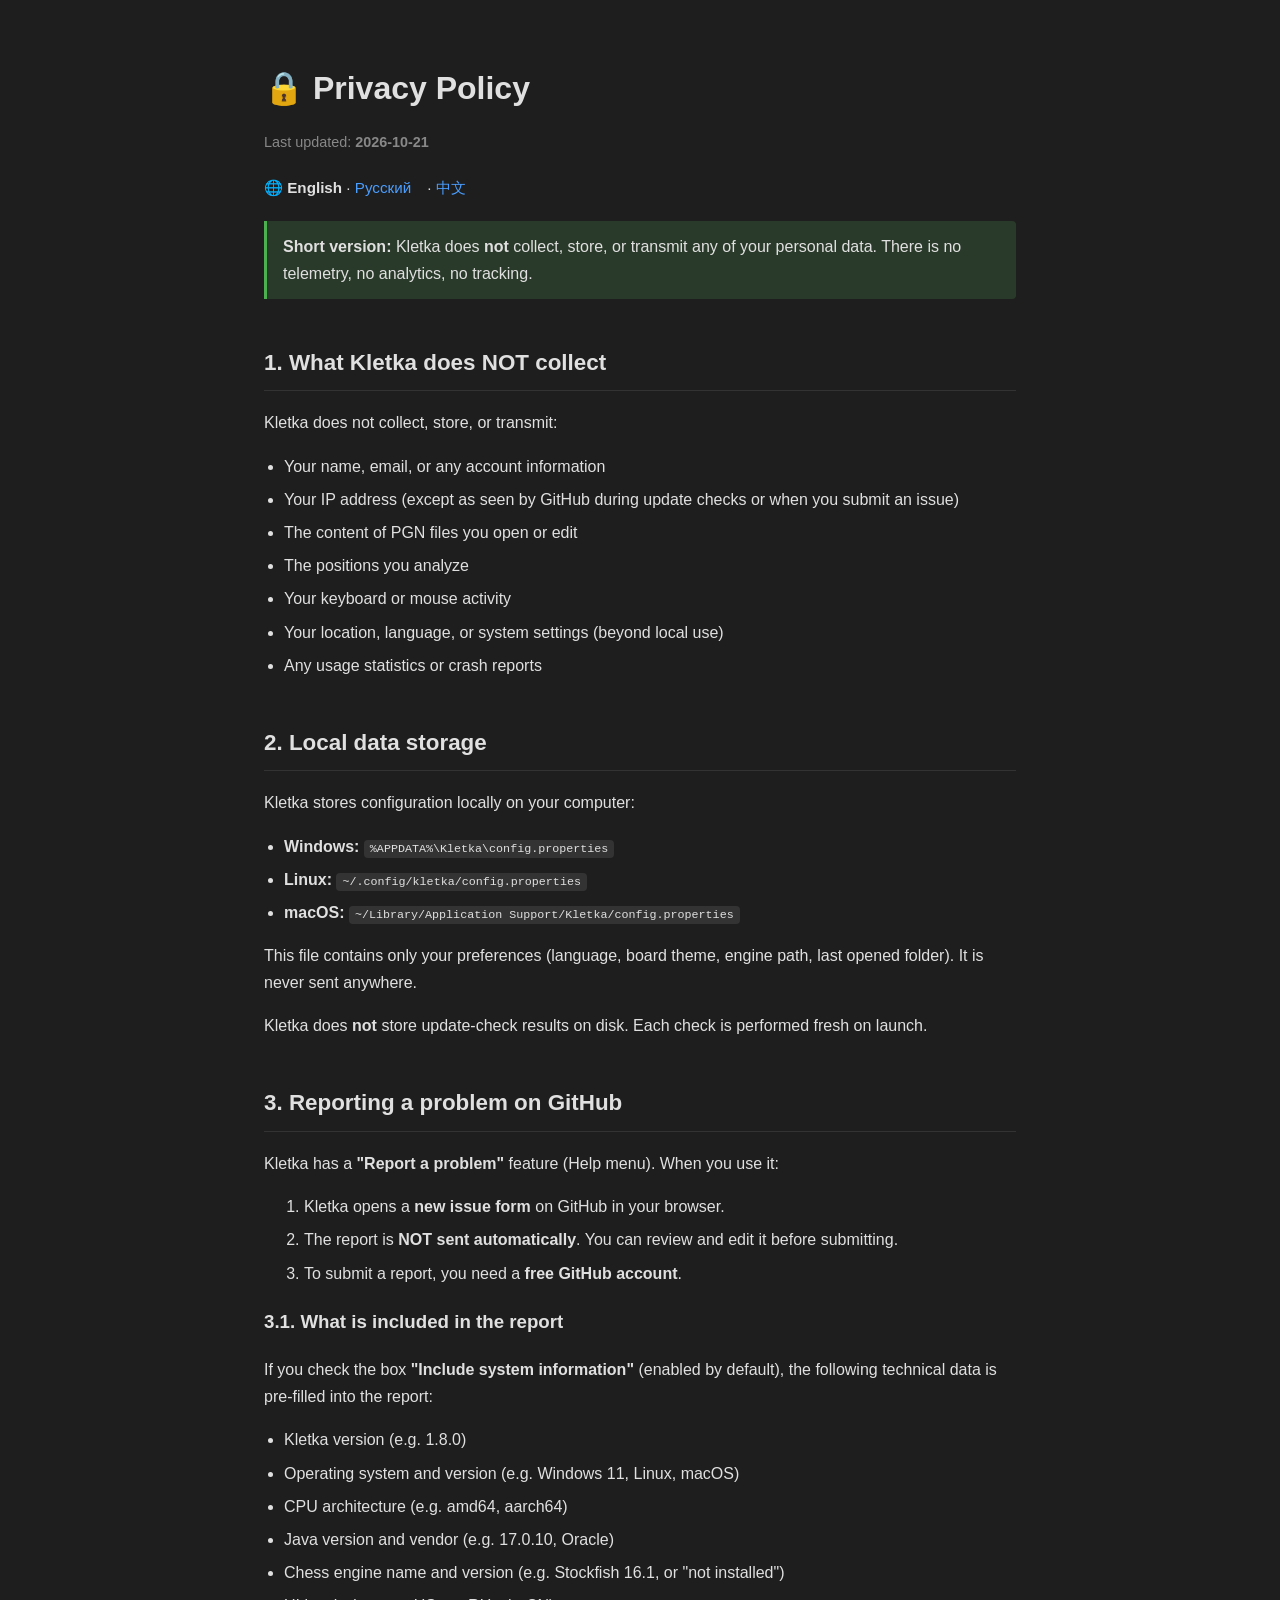
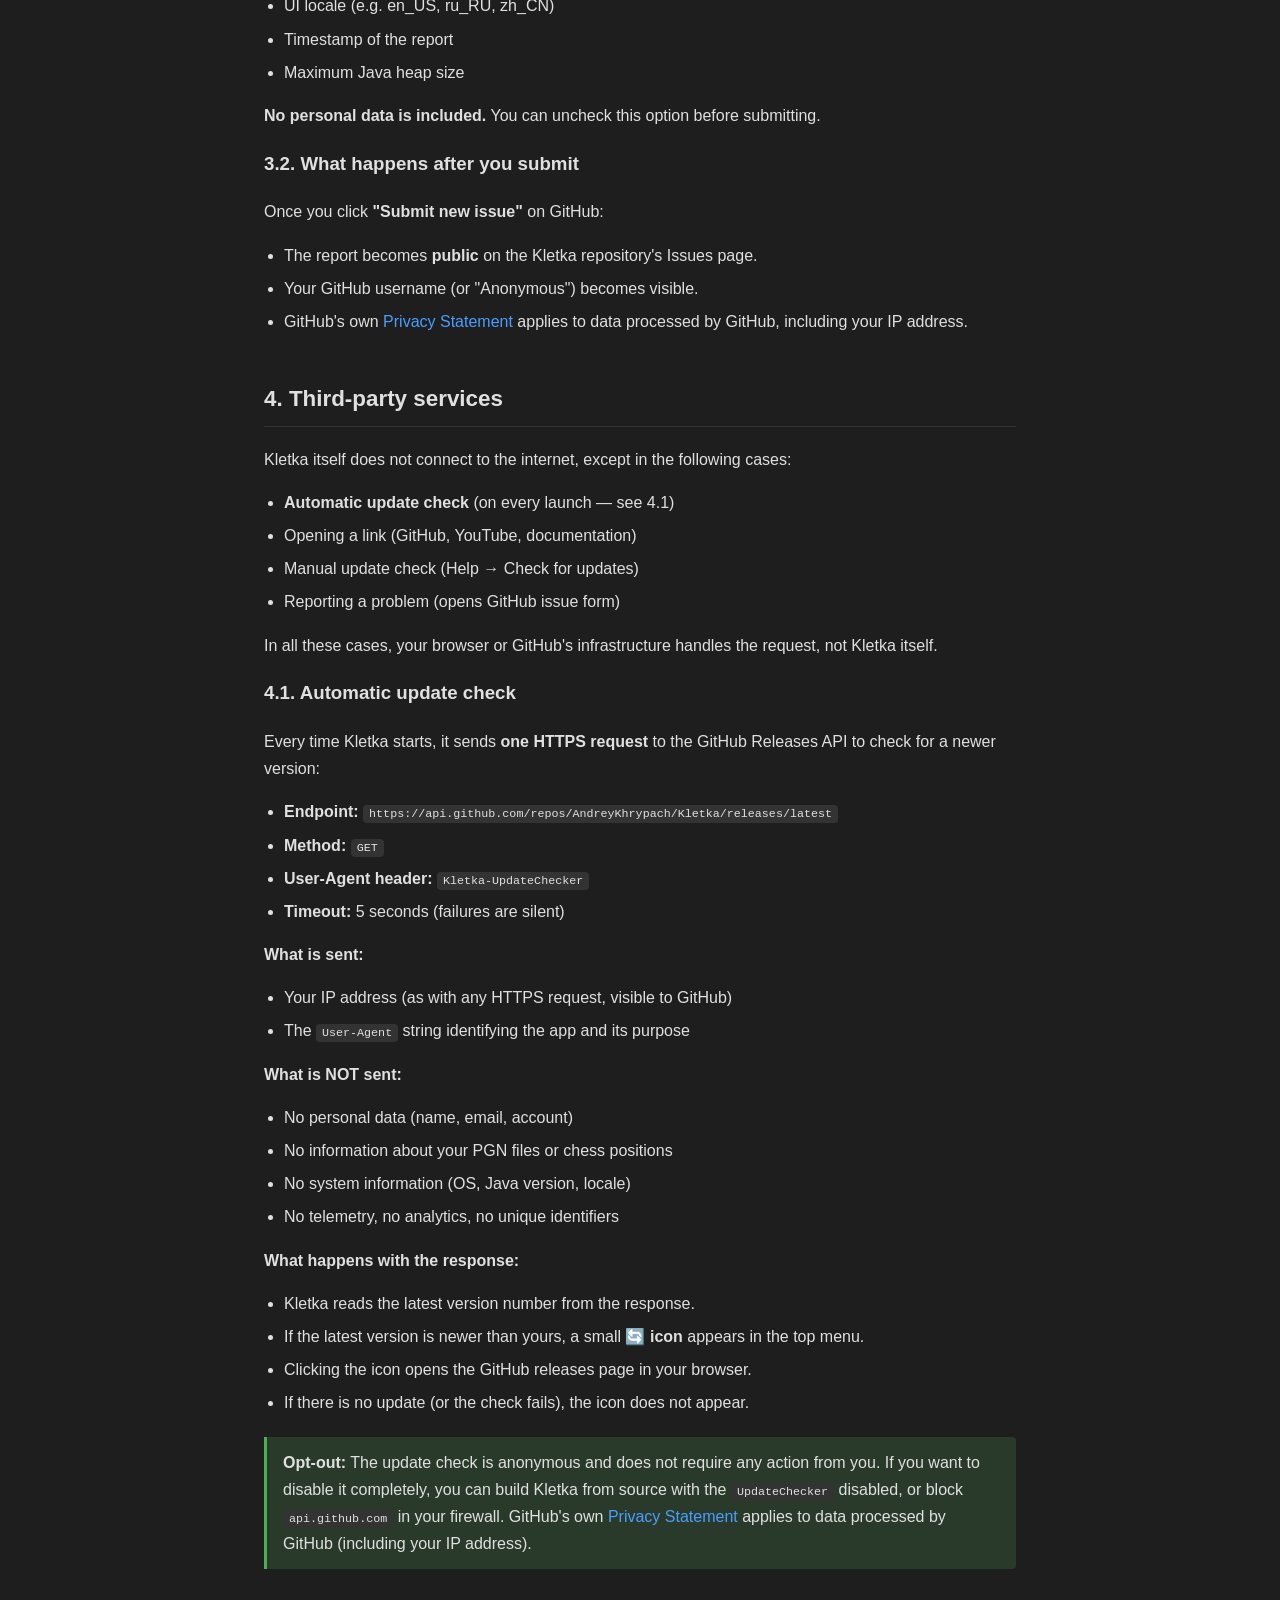
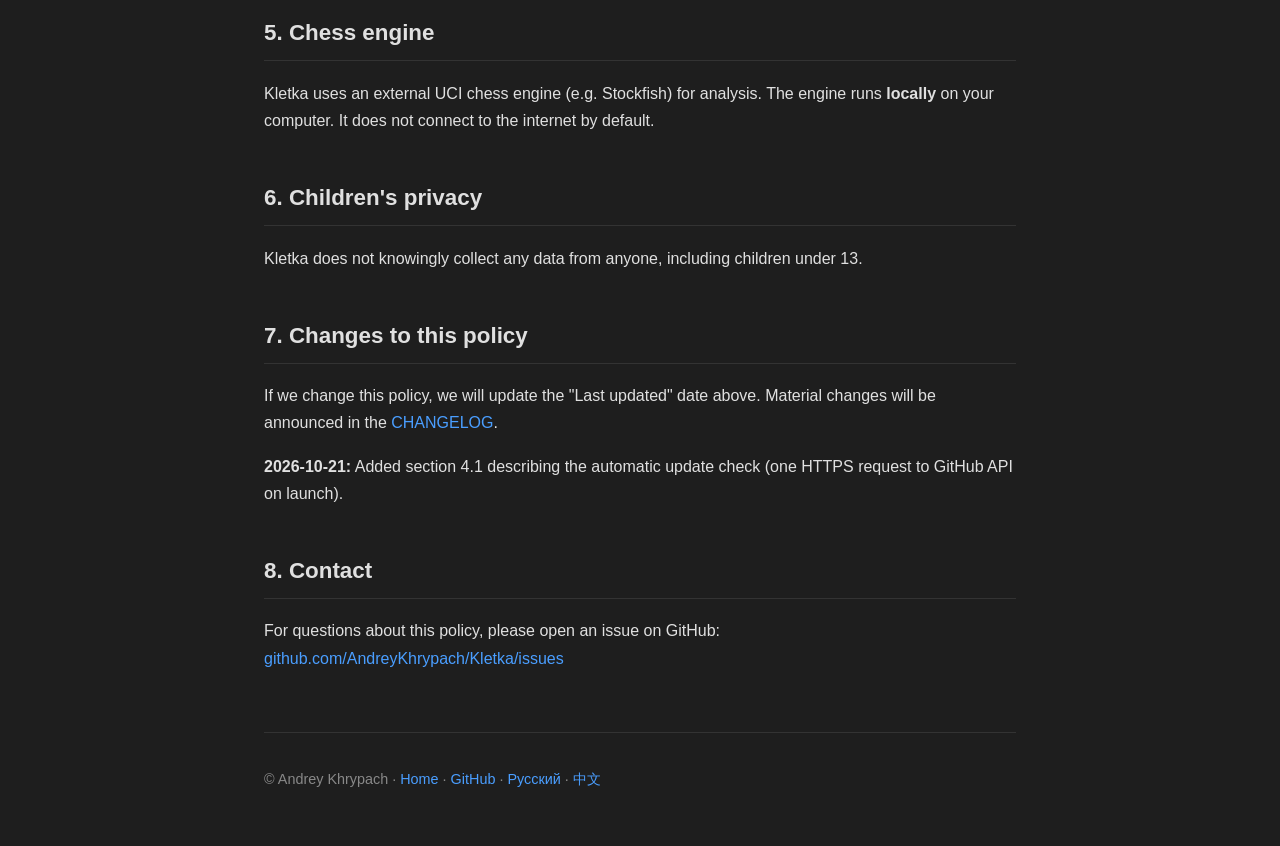
<file: privacy.html>
<!--
  ~ /*
  ~  * Copyright (c) 2025 Andrey Khrypach
  ~  *
  ~  * This program is free software: you can redistribute it and/or modify
  ~  * it under the terms of the GNU General Public License as published by
  ~  * the Free Software Foundation, either version 3 of the License, or
  ~  * (at your option) any later version.
  ~  *
  ~  * This program is distributed in the hope that it will be useful,
  ~  * but WITHOUT ANY WARRANTY; without even the implied warranty of
  ~  * MERCHANTABILITY or FITNESS FOR A PARTICULAR PURPOSE. See the
  ~  * GNU General Public License for more details.
  ~  *
  ~  * You should have received a copy of the GNU General Public License
  ~  * along with this program. If not, see <https://www.gnu.org/licenses/>.
  ~  */
  ~
  -->

<!DOCTYPE html>
<html lang="en">
<head>
    <meta charset="UTF-8">
    <meta name="viewport" content="width=device-width, initial-scale=1.0">
    <title>Privacy Policy — Kletka</title>
    <meta name="description" content="Kletka privacy policy — we do not collect personal data.">
    <link rel="canonical" href="https://andreykhrypach.github.io/Kletka/privacy.html">
    <link rel="alternate" hreflang="en" href="https://andreykhrypach.github.io/Kletka/privacy.html">
    <link rel="alternate" hreflang="ru" href="https://andreykhrypach.github.io/Kletka/privacy.ru.html">
    <link rel="alternate" hreflang="zh" href="https://andreykhrypach.github.io/Kletka/privacy.zh.html">

    <style>
        :root {
            --bg: #1e1e1e;
            --fg: #e0e0e0;
            --accent: #4a9eff;
            --muted: #888;
            --card: #2a2a2a;
        }
        * { box-sizing: border-box; }
        body {
            margin: 0;
            font-family: -apple-system, BlinkMacSystemFont, "Segoe UI", Roboto, sans-serif;
            background: var(--bg);
            color: var(--fg);
            line-height: 1.7;
        }
        .container {
            max-width: 800px;
            margin: 0 auto;
            padding: 40px 24px;
        }
        h1 { font-size: 2em; margin-bottom: 0.2em; }
        h2 { font-size: 1.4em; margin-top: 2em; border-bottom: 1px solid #333; padding-bottom: 8px; }
        a { color: var(--accent); text-decoration: none; }
        a:hover { text-decoration: underline; }
        .lang-switch { margin: 20px 0; font-size: 0.95em; }
        .lang-switch a { margin-right: 12px; }
        ul { padding-left: 20px; }
        li { margin: 6px 0; }
        code {
            background: #333;
            padding: 2px 6px;
            border-radius: 4px;
            font-size: 0.9em;
        }
        .updated { color: var(--muted); font-size: 0.9em; }
        .highlight {
            background: #2a3a2a;
            border-left: 3px solid #4caf50;
            padding: 12px 16px;
            margin: 20px 0;
            border-radius: 0 4px 4px 0;
        }
        footer { margin-top: 60px; padding-top: 20px; border-top: 1px solid #333; color: var(--muted); font-size: 0.9em; }
    </style>
</head>
<body>
<div class="container">

    <h1>🔒 Privacy Policy</h1>
    <p class="updated">Last updated: <strong>2026-10-21</strong></p>

    <div class="lang-switch">
        🌐 <strong>English</strong> ·
        <a href="privacy.ru.html">Русский</a> ·
        <a href="privacy.zh.html">中文</a>
    </div>

    <div class="highlight">
        <strong>Short version:</strong> Kletka does <strong>not</strong> collect, store, or transmit any of your personal data.
        There is no telemetry, no analytics, no tracking.
    </div>

    <h2>1. What Kletka does NOT collect</h2>
    <p>Kletka does not collect, store, or transmit:</p>
    <ul>
        <li>Your name, email, or any account information</li>
        <li>Your IP address (except as seen by GitHub during update checks or when you submit an issue)</li>
        <li>The content of PGN files you open or edit</li>
        <li>The positions you analyze</li>
        <li>Your keyboard or mouse activity</li>
        <li>Your location, language, or system settings (beyond local use)</li>
        <li>Any usage statistics or crash reports</li>
    </ul>

    <h2>2. Local data storage</h2>
    <p>Kletka stores configuration locally on your computer:</p>
    <ul>
        <li><strong>Windows:</strong> <code>%APPDATA%\Kletka\config.properties</code></li>
        <li><strong>Linux:</strong> <code>~/.config/kletka/config.properties</code></li>
        <li><strong>macOS:</strong> <code>~/Library/Application Support/Kletka/config.properties</code></li>
    </ul>
    <p>This file contains only your preferences (language, board theme, engine path, last opened folder).
        It is never sent anywhere.</p>

    <p>Kletka does <strong>not</strong> store update-check results on disk. Each check is performed fresh on launch.</p>

    <h2>3. Reporting a problem on GitHub</h2>
    <p>Kletka has a <strong>"Report a problem"</strong> feature (Help menu). When you use it:</p>
    <ol>
        <li>Kletka opens a <strong>new issue form</strong> on GitHub in your browser.</li>
        <li>The report is <strong>NOT sent automatically</strong>. You can review and edit it before submitting.</li>
        <li>To submit a report, you need a <strong>free GitHub account</strong>.</li>
    </ol>

    <h3>3.1. What is included in the report</h3>
    <p>If you check the box <strong>"Include system information"</strong> (enabled by default), the following
        technical data is pre-filled into the report:</p>
    <ul>
        <li>Kletka version (e.g. 1.8.0)</li>
        <li>Operating system and version (e.g. Windows 11, Linux, macOS)</li>
        <li>CPU architecture (e.g. amd64, aarch64)</li>
        <li>Java version and vendor (e.g. 17.0.10, Oracle)</li>
        <li>Chess engine name and version (e.g. Stockfish 16.1, or "not installed")</li>
        <li>UI locale (e.g. en_US, ru_RU, zh_CN)</li>
        <li>Timestamp of the report</li>
        <li>Maximum Java heap size</li>
    </ul>
    <p><strong>No personal data is included.</strong> You can uncheck this option before submitting.</p>

    <h3>3.2. What happens after you submit</h3>
    <p>Once you click <strong>"Submit new issue"</strong> on GitHub:</p>
    <ul>
        <li>The report becomes <strong>public</strong> on the Kletka repository's Issues page.</li>
        <li>Your GitHub username (or "Anonymous") becomes visible.</li>
        <li>GitHub's own <a href="https://docs.github.com/en/site-policy/privacy-policies/github-privacy-statement">Privacy Statement</a> applies to data processed by GitHub, including your IP address.</li>
    </ul>

    <h2>4. Third-party services</h2>
    <p>Kletka itself does not connect to the internet, except in the following cases:</p>
    <ul>
        <li><strong>Automatic update check</strong> (on every launch — see 4.1)</li>
        <li>Opening a link (GitHub, YouTube, documentation)</li>
        <li>Manual update check (Help → Check for updates)</li>
        <li>Reporting a problem (opens GitHub issue form)</li>
    </ul>
    <p>In all these cases, your browser or GitHub's infrastructure handles the request, not Kletka itself.</p>

    <h3>4.1. Automatic update check</h3>
    <p>Every time Kletka starts, it sends <strong>one HTTPS request</strong> to the GitHub Releases API to check for a newer version:</p>
    <ul>
        <li><strong>Endpoint:</strong> <code>https://api.github.com/repos/AndreyKhrypach/Kletka/releases/latest</code></li>
        <li><strong>Method:</strong> <code>GET</code></li>
        <li><strong>User-Agent header:</strong> <code>Kletka-UpdateChecker</code></li>
        <li><strong>Timeout:</strong> 5 seconds (failures are silent)</li>
    </ul>

    <p><strong>What is sent:</strong></p>
    <ul>
        <li>Your IP address (as with any HTTPS request, visible to GitHub)</li>
        <li>The <code>User-Agent</code> string identifying the app and its purpose</li>
    </ul>

    <p><strong>What is NOT sent:</strong></p>
    <ul>
        <li>No personal data (name, email, account)</li>
        <li>No information about your PGN files or chess positions</li>
        <li>No system information (OS, Java version, locale)</li>
        <li>No telemetry, no analytics, no unique identifiers</li>
    </ul>

    <p><strong>What happens with the response:</strong></p>
    <ul>
        <li>Kletka reads the latest version number from the response.</li>
        <li>If the latest version is newer than yours, a small <strong>🔄 icon</strong> appears in the top menu.</li>
        <li>Clicking the icon opens the GitHub releases page in your browser.</li>
        <li>If there is no update (or the check fails), the icon does not appear.</li>
    </ul>

    <div class="highlight">
        <strong>Opt-out:</strong> The update check is anonymous and does not require any action from you.
        If you want to disable it completely, you can build Kletka from source with the
        <code>UpdateChecker</code> disabled, or block <code>api.github.com</code> in your firewall.
        GitHub's own <a href="https://docs.github.com/en/site-policy/privacy-policies/github-privacy-statement">Privacy Statement</a>
        applies to data processed by GitHub (including your IP address).
    </div>

    <h2>5. Chess engine</h2>
    <p>Kletka uses an external UCI chess engine (e.g. Stockfish) for analysis.
        The engine runs <strong>locally</strong> on your computer. It does not connect to the internet by default.</p>

    <h2>6. Children's privacy</h2>
    <p>Kletka does not knowingly collect any data from anyone, including children under 13.</p>

    <h2>7. Changes to this policy</h2>
    <p>If we change this policy, we will update the "Last updated" date above.
        Material changes will be announced in the <a href="https://github.com/AndreyKhrypach/Kletka/blob/master/CHANGELOG.md">CHANGELOG</a>.</p>

    <p><strong>2026-10-21:</strong> Added section 4.1 describing the automatic update check
        (one HTTPS request to GitHub API on launch).</p>

    <h2>8. Contact</h2>
    <p>For questions about this policy, please open an issue on GitHub:
        <a href="https://github.com/AndreyKhrypach/Kletka/issues">github.com/AndreyKhrypach/Kletka/issues</a></p>

    <footer>
        <p>© Andrey Khrypach · <a href="index.html">Home</a> · <a href="https://github.com/AndreyKhrypach/Kletka">GitHub</a> · <a href="privacy.ru.html">Русский</a> · <a href="privacy.zh.html">中文</a></p>
    </footer>

</div>
</body>
</html>
</file>
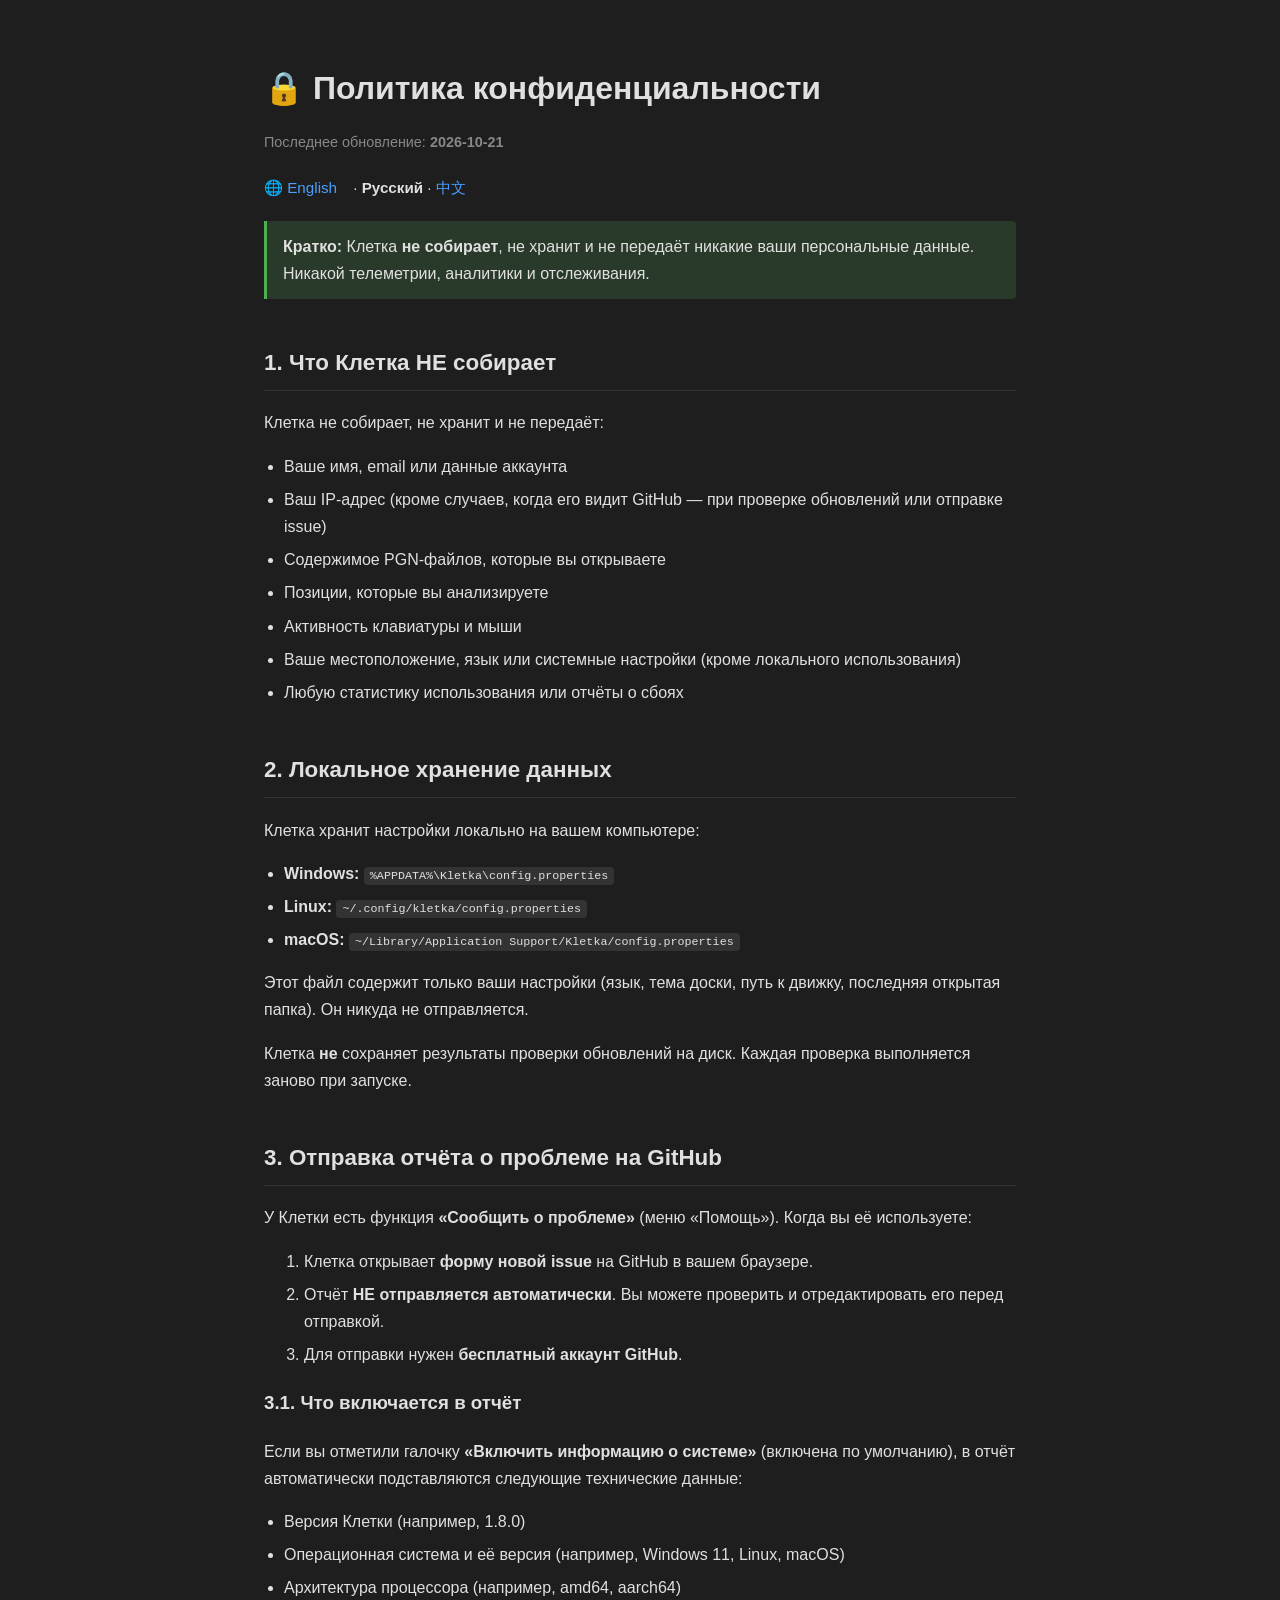
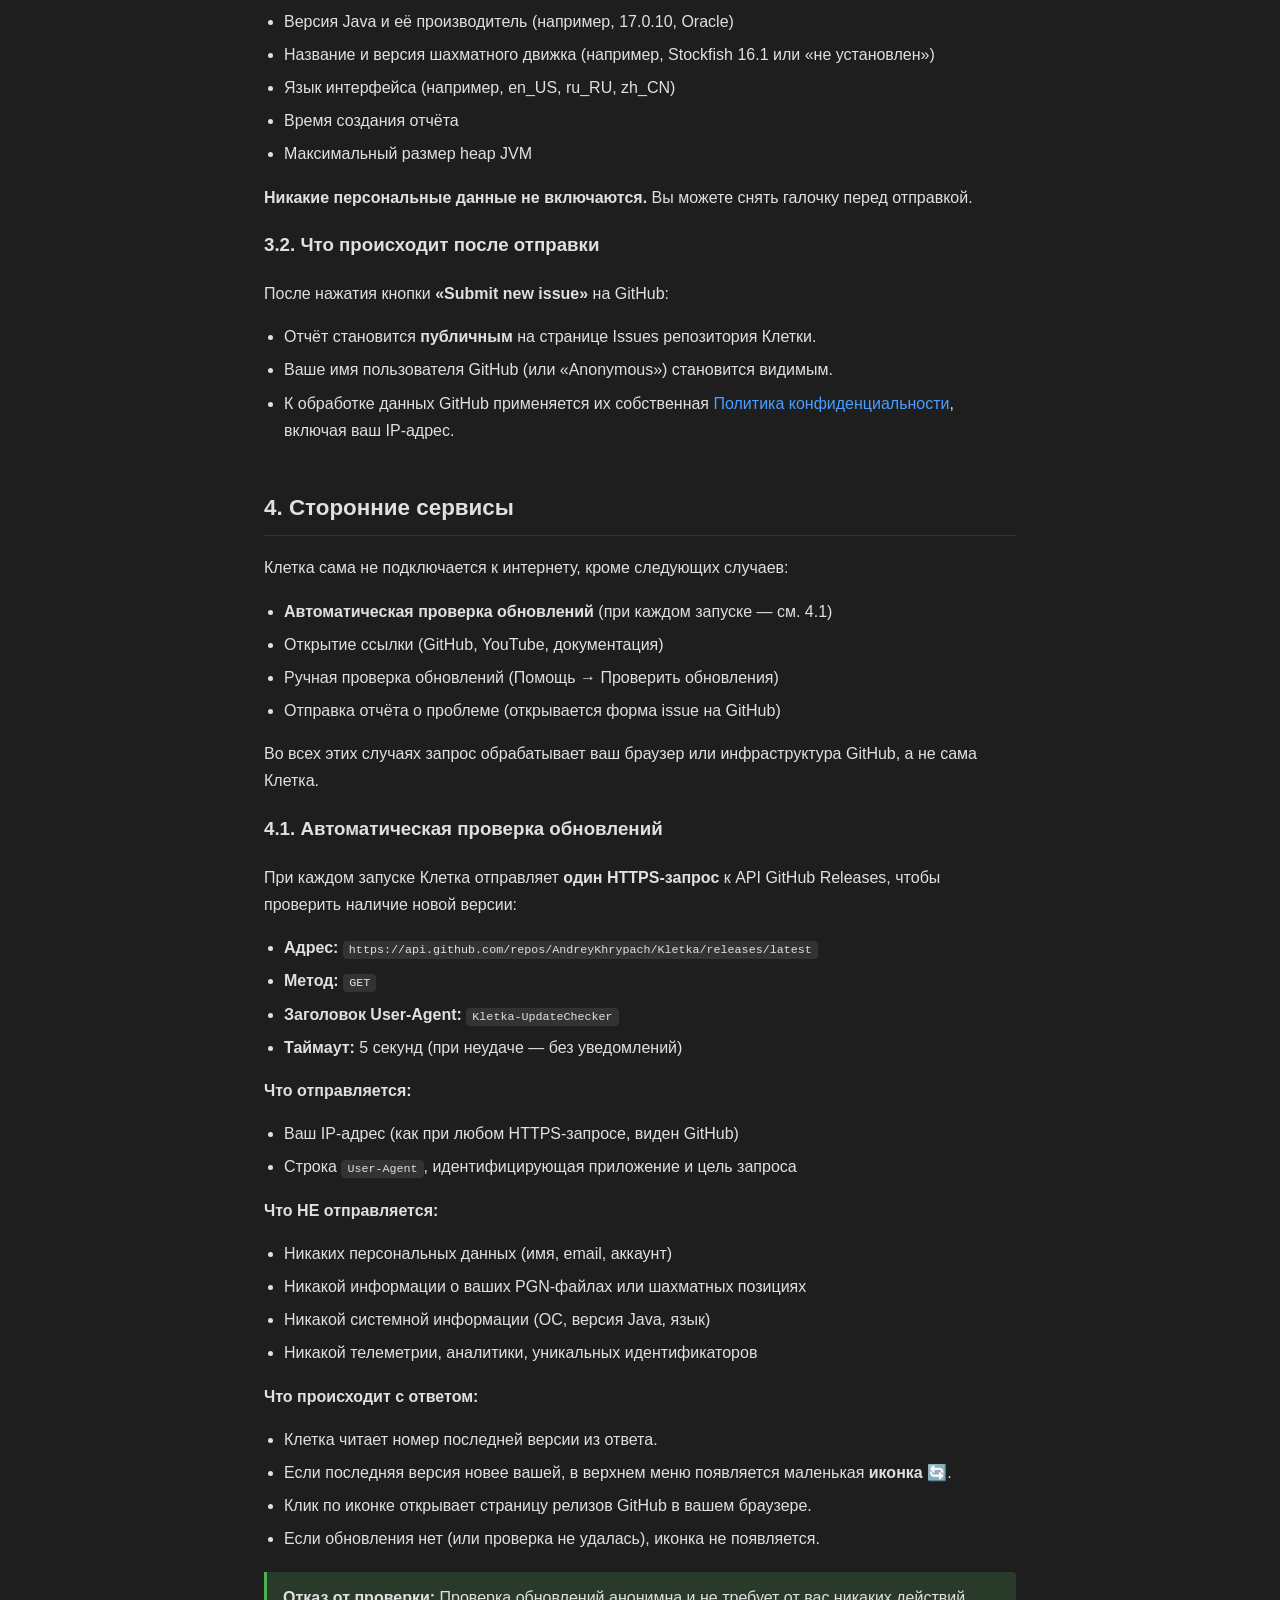
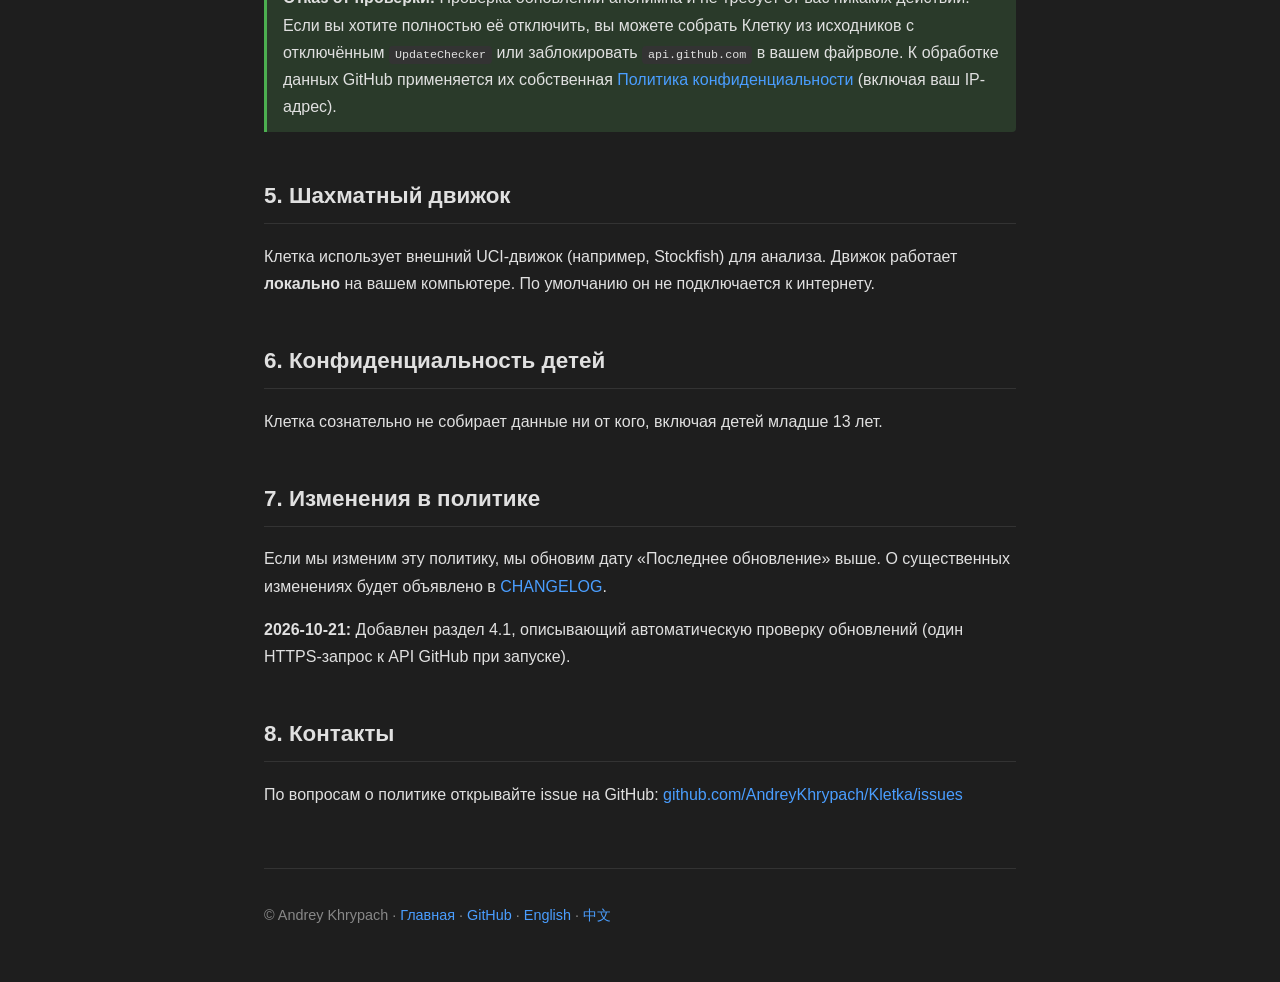
<file: privacy.ru.html>
<!--
  ~ /*
  ~  * Copyright (c) 2025 Andrey Khrypach
  ~  *
  ~  * This program is free software: you can redistribute it and/or modify
  ~  * it under the terms of the GNU General Public License as published by
  ~  * the Free Software Foundation, either version 3 of the License, or
  ~  * (at your option) any later version.
  ~  *
  ~  * This program is distributed in the hope that it will be useful,
  ~  * but WITHOUT ANY WARRANTY; without even the implied warranty of
  ~  * MERCHANTABILITY or FITNESS FOR A PARTICULAR PURPOSE. See the
  ~  * GNU General Public License for more details.
  ~  *
  ~  * You should have received a copy of the GNU General Public License
  ~  * along with this program. If not, see <https://www.gnu.org/licenses/>.
  ~  */
  ~
  -->

<!DOCTYPE html>
<html lang="ru">
<head>
    <meta charset="UTF-8">
    <meta name="viewport" content="width=device-width, initial-scale=1.0">
    <title>Политика конфиденциальности — Клетка</title>
    <meta name="description" content="Политика конфиденциальности Клетка — мы не собираем персональные данные.">
    <link rel="canonical" href="https://andreykhrypach.github.io/Kletka/privacy.ru.html">
    <link rel="alternate" hreflang="en" href="https://andreykhrypach.github.io/Kletka/privacy.html">
    <link rel="alternate" hreflang="ru" href="https://andreykhrypach.github.io/Kletka/privacy.ru.html">
    <link rel="alternate" hreflang="zh" href="https://andreykhrypach.github.io/Kletka/privacy.zh.html">

    <style>
        :root {
            --bg: #1e1e1e;
            --fg: #e0e0e0;
            --accent: #4a9eff;
            --muted: #888;
            --card: #2a2a2a;
        }
        * { box-sizing: border-box; }
        body {
            margin: 0;
            font-family: -apple-system, BlinkMacSystemFont, "Segoe UI", Roboto, sans-serif;
            background: var(--bg);
            color: var(--fg);
            line-height: 1.7;
        }
        .container {
            max-width: 800px;
            margin: 0 auto;
            padding: 40px 24px;
        }
        h1 { font-size: 2em; margin-bottom: 0.2em; }
        h2 { font-size: 1.4em; margin-top: 2em; border-bottom: 1px solid #333; padding-bottom: 8px; }
        a { color: var(--accent); text-decoration: none; }
        a:hover { text-decoration: underline; }
        .lang-switch { margin: 20px 0; font-size: 0.95em; }
        .lang-switch a { margin-right: 12px; }
        ul { padding-left: 20px; }
        li { margin: 6px 0; }
        code {
            background: #333;
            padding: 2px 6px;
            border-radius: 4px;
            font-size: 0.9em;
        }
        .updated { color: var(--muted); font-size: 0.9em; }
        .highlight {
            background: #2a3a2a;
            border-left: 3px solid #4caf50;
            padding: 12px 16px;
            margin: 20px 0;
            border-radius: 0 4px 4px 0;
        }
        footer { margin-top: 60px; padding-top: 20px; border-top: 1px solid #333; color: var(--muted); font-size: 0.9em; }
    </style>
</head>
<body>
<div class="container">

    <h1>🔒 Политика конфиденциальности</h1>
    <p class="updated">Последнее обновление: <strong>2026-10-21</strong></p>

    <div class="lang-switch">
        🌐 <a href="privacy.html">English</a> ·
        <strong>Русский</strong> ·
        <a href="privacy.zh.html">中文</a>
    </div>

    <div class="highlight">
        <strong>Кратко:</strong> Клетка <strong>не собирает</strong>, не хранит и не передаёт никакие ваши персональные данные.
        Никакой телеметрии, аналитики и отслеживания.
    </div>

    <h2>1. Что Клетка НЕ собирает</h2>
    <p>Клетка не собирает, не хранит и не передаёт:</p>
    <ul>
        <li>Ваше имя, email или данные аккаунта</li>
        <li>Ваш IP-адрес (кроме случаев, когда его видит GitHub — при проверке обновлений или отправке issue)</li>
        <li>Содержимое PGN-файлов, которые вы открываете</li>
        <li>Позиции, которые вы анализируете</li>
        <li>Активность клавиатуры и мыши</li>
        <li>Ваше местоположение, язык или системные настройки (кроме локального использования)</li>
        <li>Любую статистику использования или отчёты о сбоях</li>
    </ul>

    <h2>2. Локальное хранение данных</h2>
    <p>Клетка хранит настройки локально на вашем компьютере:</p>
    <ul>
        <li><strong>Windows:</strong> <code>%APPDATA%\Kletka\config.properties</code></li>
        <li><strong>Linux:</strong> <code>~/.config/kletka/config.properties</code></li>
        <li><strong>macOS:</strong> <code>~/Library/Application Support/Kletka/config.properties</code></li>
    </ul>
    <p>Этот файл содержит только ваши настройки (язык, тема доски, путь к движку, последняя открытая папка).
        Он никуда не отправляется.</p>
    <p>Клетка <strong>не</strong> сохраняет результаты проверки обновлений на диск. Каждая проверка выполняется заново при запуске.</p>

    <h2>3. Отправка отчёта о проблеме на GitHub</h2>
    <p>У Клетки есть функция <strong>«Сообщить о проблеме»</strong> (меню «Помощь»). Когда вы её используете:</p>
    <ol>
        <li>Клетка открывает <strong>форму новой issue</strong> на GitHub в вашем браузере.</li>
        <li>Отчёт <strong>НЕ отправляется автоматически</strong>. Вы можете проверить и отредактировать его перед отправкой.</li>
        <li>Для отправки нужен <strong>бесплатный аккаунт GitHub</strong>.</li>
    </ol>

    <h3>3.1. Что включается в отчёт</h3>
    <p>Если вы отметили галочку <strong>«Включить информацию о системе»</strong> (включена по умолчанию),
        в отчёт автоматически подставляются следующие технические данные:</p>
    <ul>
        <li>Версия Клетки (например, 1.8.0)</li>
        <li>Операционная система и её версия (например, Windows 11, Linux, macOS)</li>
        <li>Архитектура процессора (например, amd64, aarch64)</li>
        <li>Версия Java и её производитель (например, 17.0.10, Oracle)</li>
        <li>Название и версия шахматного движка (например, Stockfish 16.1 или «не установлен»)</li>
        <li>Язык интерфейса (например, en_US, ru_RU, zh_CN)</li>
        <li>Время создания отчёта</li>
        <li>Максимальный размер heap JVM</li>
    </ul>
    <p><strong>Никакие персональные данные не включаются.</strong> Вы можете снять галочку перед отправкой.</p>

    <h3>3.2. Что происходит после отправки</h3>
    <p>После нажатия кнопки <strong>«Submit new issue»</strong> на GitHub:</p>
    <ul>
        <li>Отчёт становится <strong>публичным</strong> на странице Issues репозитория Клетки.</li>
        <li>Ваше имя пользователя GitHub (или «Anonymous») становится видимым.</li>
        <li>К обработке данных GitHub применяется их собственная <a href="https://docs.github.com/en/site-policy/privacy-policies/github-privacy-statement">Политика конфиденциальности</a>, включая ваш IP-адрес.</li>
    </ul>

    <h2>4. Сторонние сервисы</h2>
    <p>Клетка сама не подключается к интернету, кроме следующих случаев:</p>
    <ul>
        <li><strong>Автоматическая проверка обновлений</strong> (при каждом запуске — см. 4.1)</li>
        <li>Открытие ссылки (GitHub, YouTube, документация)</li>
        <li>Ручная проверка обновлений (Помощь → Проверить обновления)</li>
        <li>Отправка отчёта о проблеме (открывается форма issue на GitHub)</li>
    </ul>
    <p>Во всех этих случаях запрос обрабатывает ваш браузер или инфраструктура GitHub, а не сама Клетка.</p>

    <h3>4.1. Автоматическая проверка обновлений</h3>
    <p>При каждом запуске Клетка отправляет <strong>один HTTPS-запрос</strong> к API GitHub Releases, чтобы проверить наличие новой версии:</p>
    <ul>
        <li><strong>Адрес:</strong> <code>https://api.github.com/repos/AndreyKhrypach/Kletka/releases/latest</code></li>
        <li><strong>Метод:</strong> <code>GET</code></li>
        <li><strong>Заголовок User-Agent:</strong> <code>Kletka-UpdateChecker</code></li>
        <li><strong>Таймаут:</strong> 5 секунд (при неудаче — без уведомлений)</li>
    </ul>

    <p><strong>Что отправляется:</strong></p>
    <ul>
        <li>Ваш IP-адрес (как при любом HTTPS-запросе, виден GitHub)</li>
        <li>Строка <code>User-Agent</code>, идентифицирующая приложение и цель запроса</li>
    </ul>

    <p><strong>Что НЕ отправляется:</strong></p>
    <ul>
        <li>Никаких персональных данных (имя, email, аккаунт)</li>
        <li>Никакой информации о ваших PGN-файлах или шахматных позициях</li>
        <li>Никакой системной информации (ОС, версия Java, язык)</li>
        <li>Никакой телеметрии, аналитики, уникальных идентификаторов</li>
    </ul>

    <p><strong>Что происходит с ответом:</strong></p>
    <ul>
        <li>Клетка читает номер последней версии из ответа.</li>
        <li>Если последняя версия новее вашей, в верхнем меню появляется маленькая <strong>иконка 🔄</strong>.</li>
        <li>Клик по иконке открывает страницу релизов GitHub в вашем браузере.</li>
        <li>Если обновления нет (или проверка не удалась), иконка не появляется.</li>
    </ul>

    <div class="highlight">
        <strong>Отказ от проверки:</strong> Проверка обновлений анонимна и не требует от вас никаких действий.
        Если вы хотите полностью её отключить, вы можете собрать Клетку из исходников с отключённым
        <code>UpdateChecker</code> или заблокировать <code>api.github.com</code> в вашем файрволе.
        К обработке данных GitHub применяется их собственная
        <a href="https://docs.github.com/en/site-policy/privacy-policies/github-privacy-statement">Политика конфиденциальности</a>
        (включая ваш IP-адрес).
    </div>

    <h2>5. Шахматный движок</h2>
    <p>Клетка использует внешний UCI-движок (например, Stockfish) для анализа.
        Движок работает <strong>локально</strong> на вашем компьютере. По умолчанию он не подключается к интернету.</p>

    <h2>6. Конфиденциальность детей</h2>
    <p>Клетка сознательно не собирает данные ни от кого, включая детей младше 13 лет.</p>

    <h2>7. Изменения в политике</h2>
    <p>Если мы изменим эту политику, мы обновим дату «Последнее обновление» выше.
        О существенных изменениях будет объявлено в <a href="https://github.com/AndreyKhrypach/Kletka/blob/master/CHANGELOG.md">CHANGELOG</a>.</p>

    <p><strong>2026-10-21:</strong> Добавлен раздел 4.1, описывающий автоматическую проверку обновлений
        (один HTTPS-запрос к API GitHub при запуске).</p>

    <h2>8. Контакты</h2>
    <p>По вопросам о политике открывайте issue на GitHub:
        <a href="https://github.com/AndreyKhrypach/Kletka/issues">github.com/AndreyKhrypach/Kletka/issues</a></p>

    <footer>
        <p>© Andrey Khrypach · <a href="README.ru.html">Главная</a> · <a href="https://github.com/AndreyKhrypach/Kletka">GitHub</a> · <a href="privacy.html">English</a> · <a href="privacy.zh.html">中文</a></p>
    </footer>

</div>
</body>
</html>
</file>
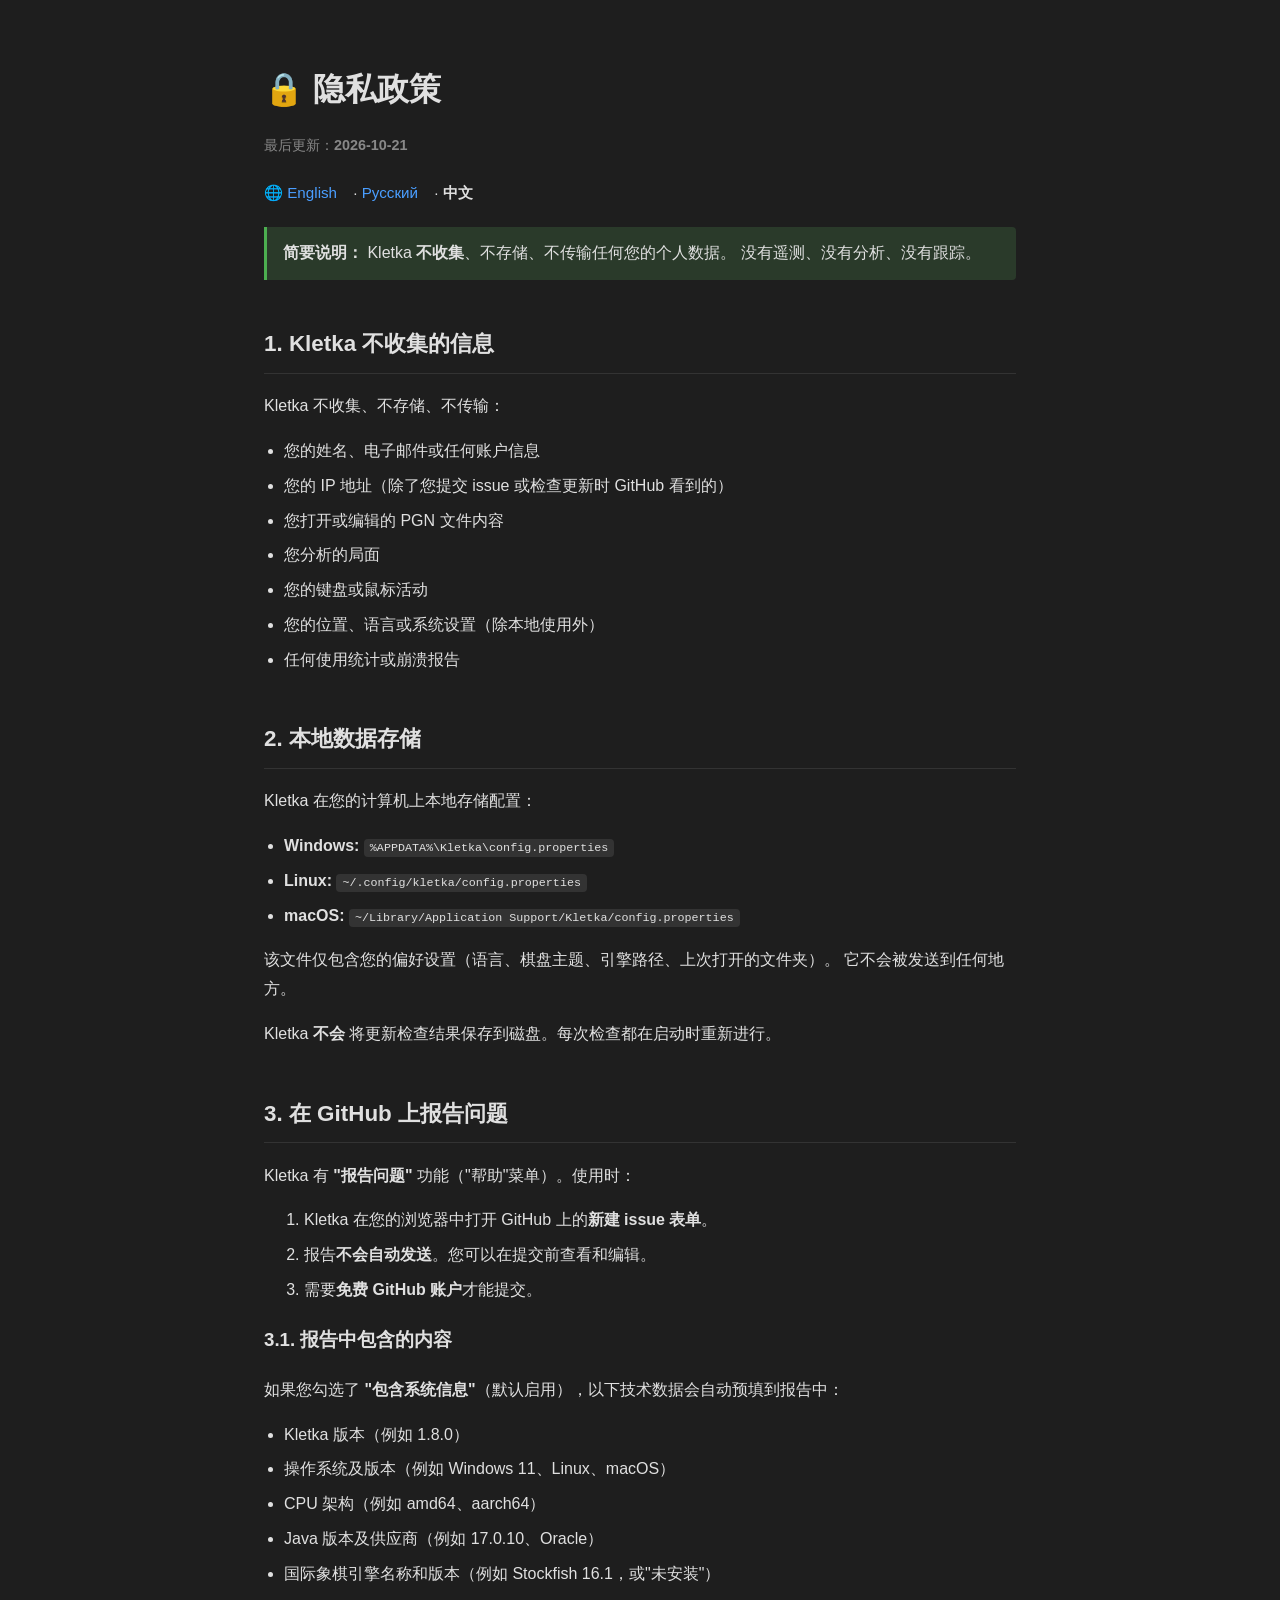
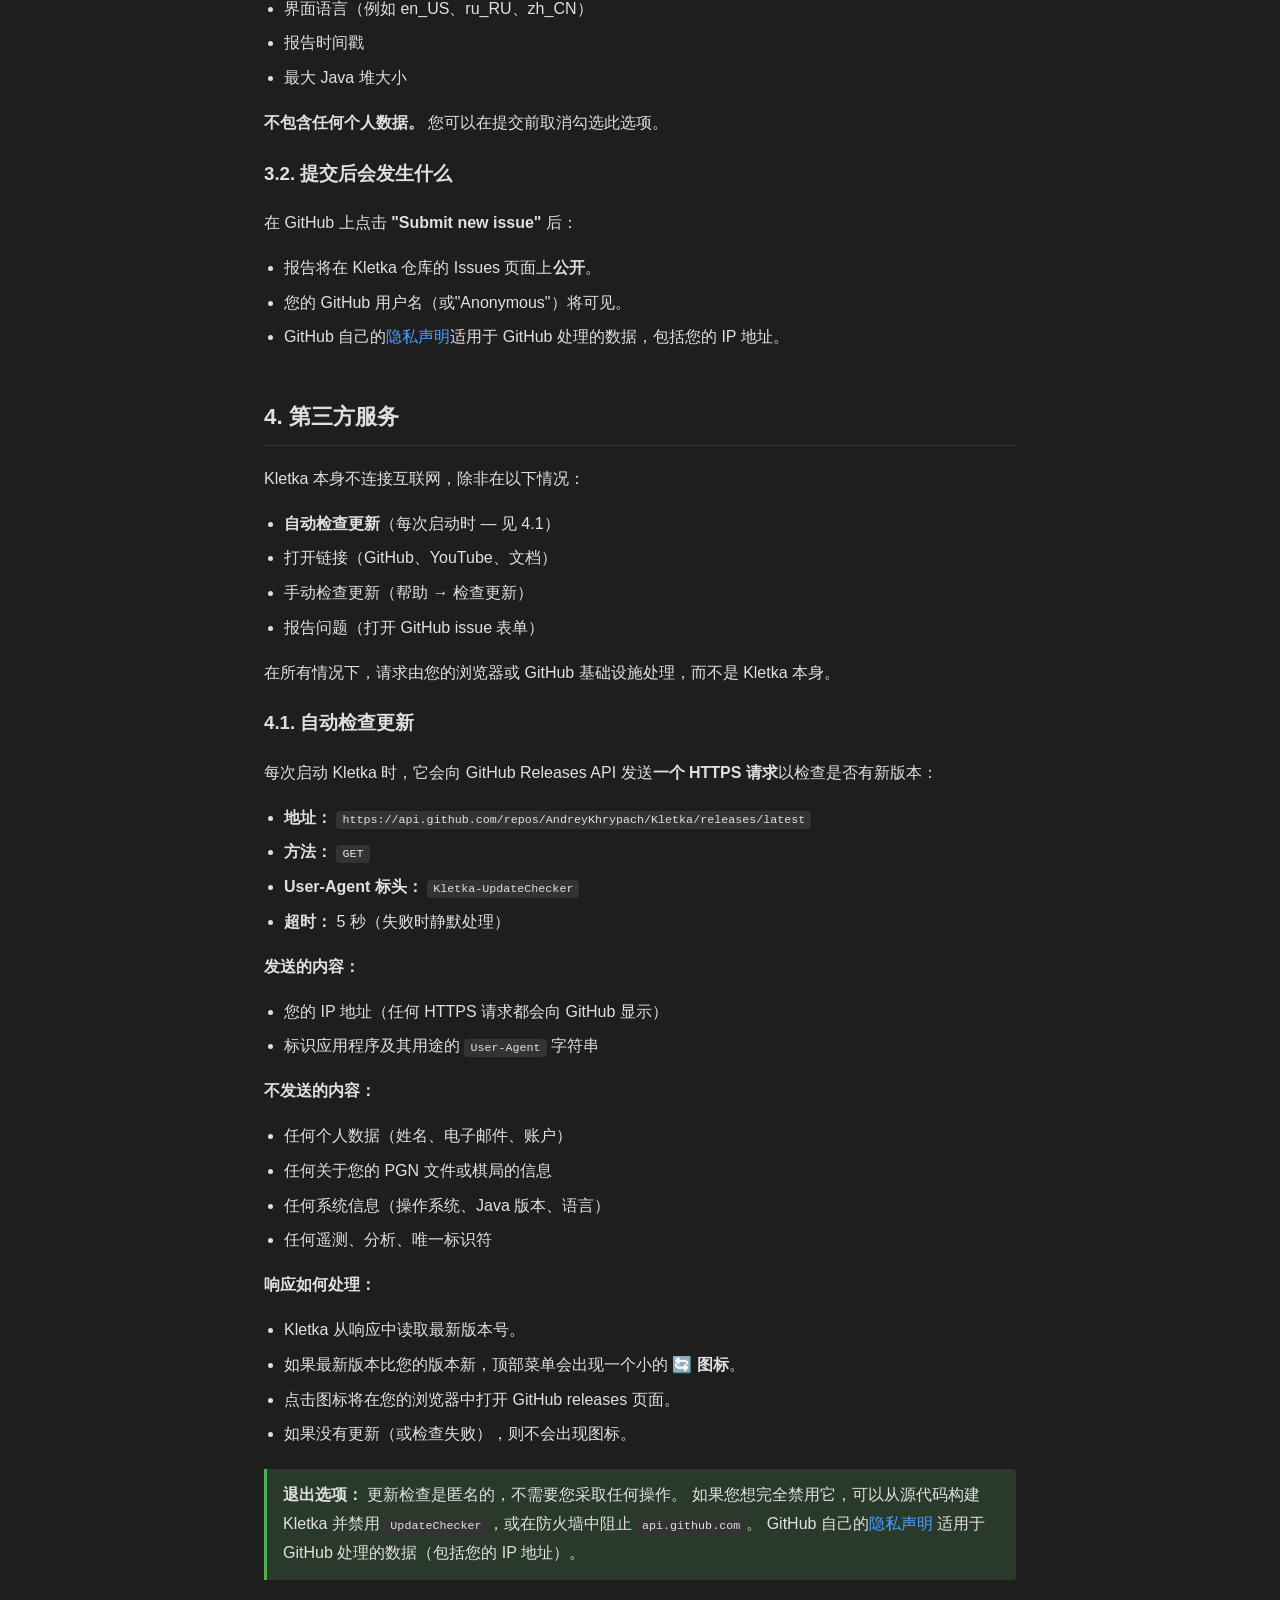
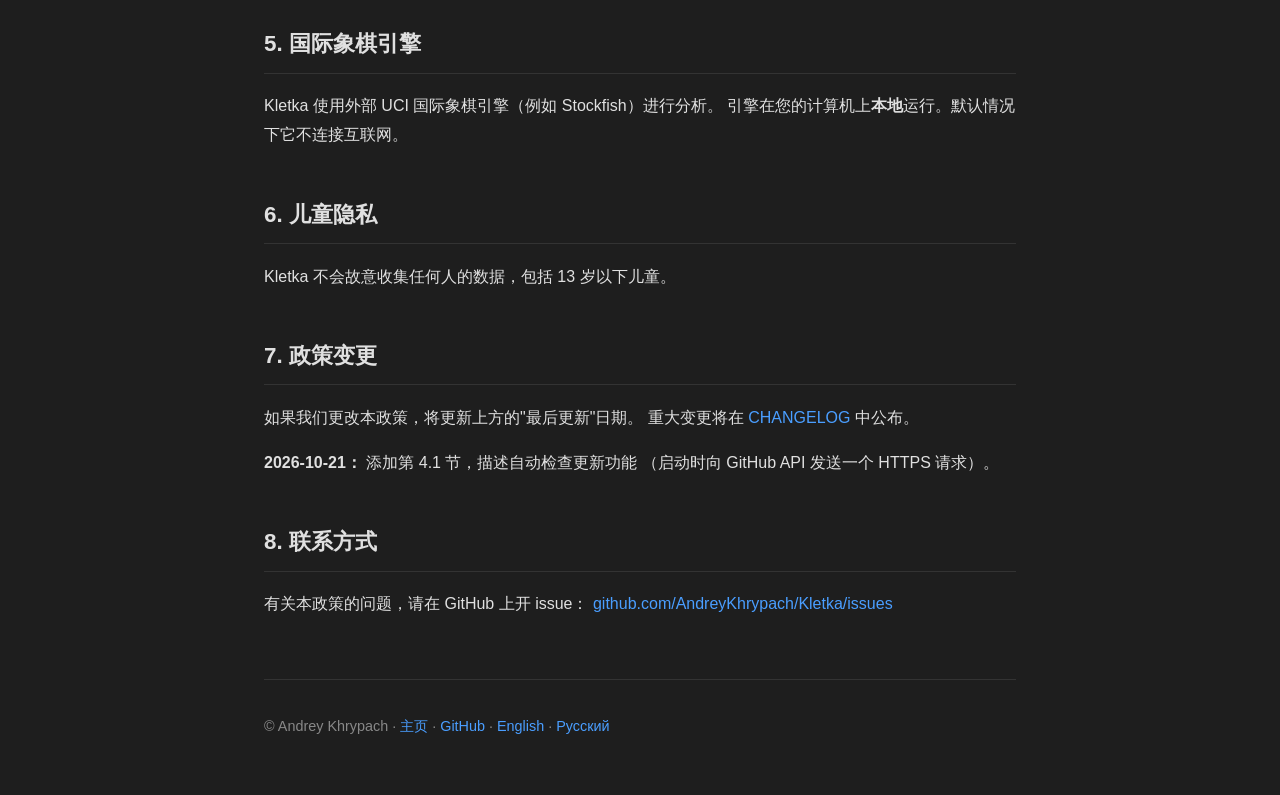
<file: privacy.zh.html>
<!--
  ~ /*
  ~  * Copyright (c) 2025 Andrey Khrypach
  ~  *
  ~  * This program is free software: you can redistribute it and/or modify
  ~  * it under the terms of the GNU General Public License as published by
  ~  * the Free Software Foundation, either version 3 of the License, or
  ~  * (at your option) any later version.
  ~  *
  ~  * This program is distributed in the hope that it will be useful,
  ~  * but WITHOUT ANY WARRANTY; without even the implied warranty of
  ~  * MERCHANTABILITY or FITNESS FOR A PARTICULAR PURPOSE. See the
  ~  * GNU General Public License for more details.
  ~  *
  ~  * You should have received a copy of the GNU General Public License
  ~  * along with this program. If not, see <https://www.gnu.org/licenses/>.
  ~  */
  ~
  -->

<!DOCTYPE html>
<html lang="zh">
<head>
    <meta charset="UTF-8">
    <meta name="viewport" content="width=device-width, initial-scale=1.0">
    <title>隐私政策 — Kletka</title>
    <meta name="description" content="Kletka 隐私政策 — 我们不收集个人数据。">
    <link rel="canonical" href="https://andreykhrypach.github.io/Kletka/privacy.zh.html">
    <link rel="alternate" hreflang="en" href="https://andreykhrypach.github.io/Kletka/privacy.html">
    <link rel="alternate" hreflang="ru" href="https://andreykhrypach.github.io/Kletka/privacy.ru.html">
    <link rel="alternate" hreflang="zh" href="https://andreykhrypach.github.io/Kletka/privacy.zh.html">

    <style>
        :root {
            --bg: #1e1e1e;
            --fg: #e0e0e0;
            --accent: #4a9eff;
            --muted: #888;
            --card: #2a2a2a;
        }
        * { box-sizing: border-box; }
        body {
            margin: 0;
            font-family: -apple-system, BlinkMacSystemFont, "Segoe UI", Roboto, "PingFang SC", "Microsoft YaHei", sans-serif;
            background: var(--bg);
            color: var(--fg);
            line-height: 1.8;
        }
        .container {
            max-width: 800px;
            margin: 0 auto;
            padding: 40px 24px;
        }
        h1 { font-size: 2em; margin-bottom: 0.2em; }
        h2 { font-size: 1.4em; margin-top: 2em; border-bottom: 1px solid #333; padding-bottom: 8px; }
        a { color: var(--accent); text-decoration: none; }
        a:hover { text-decoration: underline; }
        .lang-switch { margin: 20px 0; font-size: 0.95em; }
        .lang-switch a { margin-right: 12px; }
        ul { padding-left: 20px; }
        li { margin: 6px 0; }
        code {
            background: #333;
            padding: 2px 6px;
            border-radius: 4px;
            font-size: 0.9em;
        }
        .updated { color: var(--muted); font-size: 0.9em; }
        .highlight {
            background: #2a3a2a;
            border-left: 3px solid #4caf50;
            padding: 12px 16px;
            margin: 20px 0;
            border-radius: 0 4px 4px 0;
        }
        footer { margin-top: 60px; padding-top: 20px; border-top: 1px solid #333; color: var(--muted); font-size: 0.9em; }
    </style>
</head>
<body>
<div class="container">

    <h1>🔒 隐私政策</h1>
    <p class="updated">最后更新：<strong>2026-10-21</strong></p>

    <div class="lang-switch">
        🌐 <a href="privacy.html">English</a> ·
        <a href="privacy.ru.html">Русский</a> ·
        <strong>中文</strong>
    </div>

    <div class="highlight">
        <strong>简要说明：</strong> Kletka <strong>不收集</strong>、不存储、不传输任何您的个人数据。
        没有遥测、没有分析、没有跟踪。
    </div>

    <h2>1. Kletka 不收集的信息</h2>
    <p>Kletka 不收集、不存储、不传输：</p>
    <ul>
        <li>您的姓名、电子邮件或任何账户信息</li>
        <li>您的 IP 地址（除了您提交 issue 或检查更新时 GitHub 看到的）</li>
        <li>您打开或编辑的 PGN 文件内容</li>
        <li>您分析的局面</li>
        <li>您的键盘或鼠标活动</li>
        <li>您的位置、语言或系统设置（除本地使用外）</li>
        <li>任何使用统计或崩溃报告</li>
    </ul>

    <h2>2. 本地数据存储</h2>
    <p>Kletka 在您的计算机上本地存储配置：</p>
    <ul>
        <li><strong>Windows:</strong> <code>%APPDATA%\Kletka\config.properties</code></li>
        <li><strong>Linux:</strong> <code>~/.config/kletka/config.properties</code></li>
        <li><strong>macOS:</strong> <code>~/Library/Application Support/Kletka/config.properties</code></li>
    </ul>
    <p>该文件仅包含您的偏好设置（语言、棋盘主题、引擎路径、上次打开的文件夹）。
        它不会被发送到任何地方。</p>
    <p>Kletka <strong>不会</strong> 将更新检查结果保存到磁盘。每次检查都在启动时重新进行。</p>

    <h2>3. 在 GitHub 上报告问题</h2>
    <p>Kletka 有 <strong>"报告问题"</strong> 功能（"帮助"菜单）。使用时：</p>
    <ol>
        <li>Kletka 在您的浏览器中打开 GitHub 上的<strong>新建 issue 表单</strong>。</li>
        <li>报告<strong>不会自动发送</strong>。您可以在提交前查看和编辑。</li>
        <li>需要<strong>免费 GitHub 账户</strong>才能提交。</li>
    </ol>

    <h3>3.1. 报告中包含的内容</h3>
    <p>如果您勾选了 <strong>"包含系统信息"</strong>（默认启用），以下技术数据会自动预填到报告中：</p>
    <ul>
        <li>Kletka 版本（例如 1.8.0）</li>
        <li>操作系统及版本（例如 Windows 11、Linux、macOS）</li>
        <li>CPU 架构（例如 amd64、aarch64）</li>
        <li>Java 版本及供应商（例如 17.0.10、Oracle）</li>
        <li>国际象棋引擎名称和版本（例如 Stockfish 16.1，或"未安装"）</li>
        <li>界面语言（例如 en_US、ru_RU、zh_CN）</li>
        <li>报告时间戳</li>
        <li>最大 Java 堆大小</li>
    </ul>
    <p><strong>不包含任何个人数据。</strong> 您可以在提交前取消勾选此选项。</p>

    <h3>3.2. 提交后会发生什么</h3>
    <p>在 GitHub 上点击 <strong>"Submit new issue"</strong> 后：</p>
    <ul>
        <li>报告将在 Kletka 仓库的 Issues 页面上<strong>公开</strong>。</li>
        <li>您的 GitHub 用户名（或"Anonymous"）将可见。</li>
        <li>GitHub 自己的<a href="https://docs.github.com/en/site-policy/privacy-policies/github-privacy-statement">隐私声明</a>适用于 GitHub 处理的数据，包括您的 IP 地址。</li>
    </ul>

    <h2>4. 第三方服务</h2>
    <p>Kletka 本身不连接互联网，除非在以下情况：</p>
    <ul>
        <li><strong>自动检查更新</strong>（每次启动时 — 见 4.1）</li>
        <li>打开链接（GitHub、YouTube、文档）</li>
        <li>手动检查更新（帮助 → 检查更新）</li>
        <li>报告问题（打开 GitHub issue 表单）</li>
    </ul>
    <p>在所有情况下，请求由您的浏览器或 GitHub 基础设施处理，而不是 Kletka 本身。</p>

    <h3>4.1. 自动检查更新</h3>
    <p>每次启动 Kletka 时，它会向 GitHub Releases API 发送<strong>一个 HTTPS 请求</strong>以检查是否有新版本：</p>
    <ul>
        <li><strong>地址：</strong> <code>https://api.github.com/repos/AndreyKhrypach/Kletka/releases/latest</code></li>
        <li><strong>方法：</strong> <code>GET</code></li>
        <li><strong>User-Agent 标头：</strong> <code>Kletka-UpdateChecker</code></li>
        <li><strong>超时：</strong> 5 秒（失败时静默处理）</li>
    </ul>

    <p><strong>发送的内容：</strong></p>
    <ul>
        <li>您的 IP 地址（任何 HTTPS 请求都会向 GitHub 显示）</li>
        <li>标识应用程序及其用途的 <code>User-Agent</code> 字符串</li>
    </ul>

    <p><strong>不发送的内容：</strong></p>
    <ul>
        <li>任何个人数据（姓名、电子邮件、账户）</li>
        <li>任何关于您的 PGN 文件或棋局的信息</li>
        <li>任何系统信息（操作系统、Java 版本、语言）</li>
        <li>任何遥测、分析、唯一标识符</li>
    </ul>

    <p><strong>响应如何处理：</strong></p>
    <ul>
        <li>Kletka 从响应中读取最新版本号。</li>
        <li>如果最新版本比您的版本新，顶部菜单会出现一个小的 <strong>🔄 图标</strong>。</li>
        <li>点击图标将在您的浏览器中打开 GitHub releases 页面。</li>
        <li>如果没有更新（或检查失败），则不会出现图标。</li>
    </ul>

    <div class="highlight">
        <strong>退出选项：</strong> 更新检查是匿名的，不需要您采取任何操作。
        如果您想完全禁用它，可以从源代码构建 Kletka 并禁用
        <code>UpdateChecker</code>，或在防火墙中阻止 <code>api.github.com</code>。
        GitHub 自己的<a href="https://docs.github.com/en/site-policy/privacy-policies/github-privacy-statement">隐私声明</a>
        适用于 GitHub 处理的数据（包括您的 IP 地址）。
    </div>

    <h2>5. 国际象棋引擎</h2>
    <p>Kletka 使用外部 UCI 国际象棋引擎（例如 Stockfish）进行分析。
        引擎在您的计算机上<strong>本地</strong>运行。默认情况下它不连接互联网。</p>

    <h2>6. 儿童隐私</h2>
    <p>Kletka 不会故意收集任何人的数据，包括 13 岁以下儿童。</p>

    <h2>7. 政策变更</h2>
    <p>如果我们更改本政策，将更新上方的"最后更新"日期。
        重大变更将在 <a href="https://github.com/AndreyKhrypach/Kletka/blob/master/CHANGELOG.md">CHANGELOG</a> 中公布。</p>

    <p><strong>2026-10-21：</strong> 添加第 4.1 节，描述自动检查更新功能
        （启动时向 GitHub API 发送一个 HTTPS 请求）。</p>

    <h2>8. 联系方式</h2>
    <p>有关本政策的问题，请在 GitHub 上开 issue：
        <a href="https://github.com/AndreyKhrypach/Kletka/issues">github.com/AndreyKhrypach/Kletka/issues</a></p>

    <footer>
        <p>© Andrey Khrypach · <a href="README.zh.html">主页</a> · <a href="https://github.com/AndreyKhrypach/Kletka">GitHub</a> · <a href="privacy.html">English</a> · <a href="privacy.ru.html">Русский</a></p>
    </footer>

</div>
</body>
</html>
</file>
